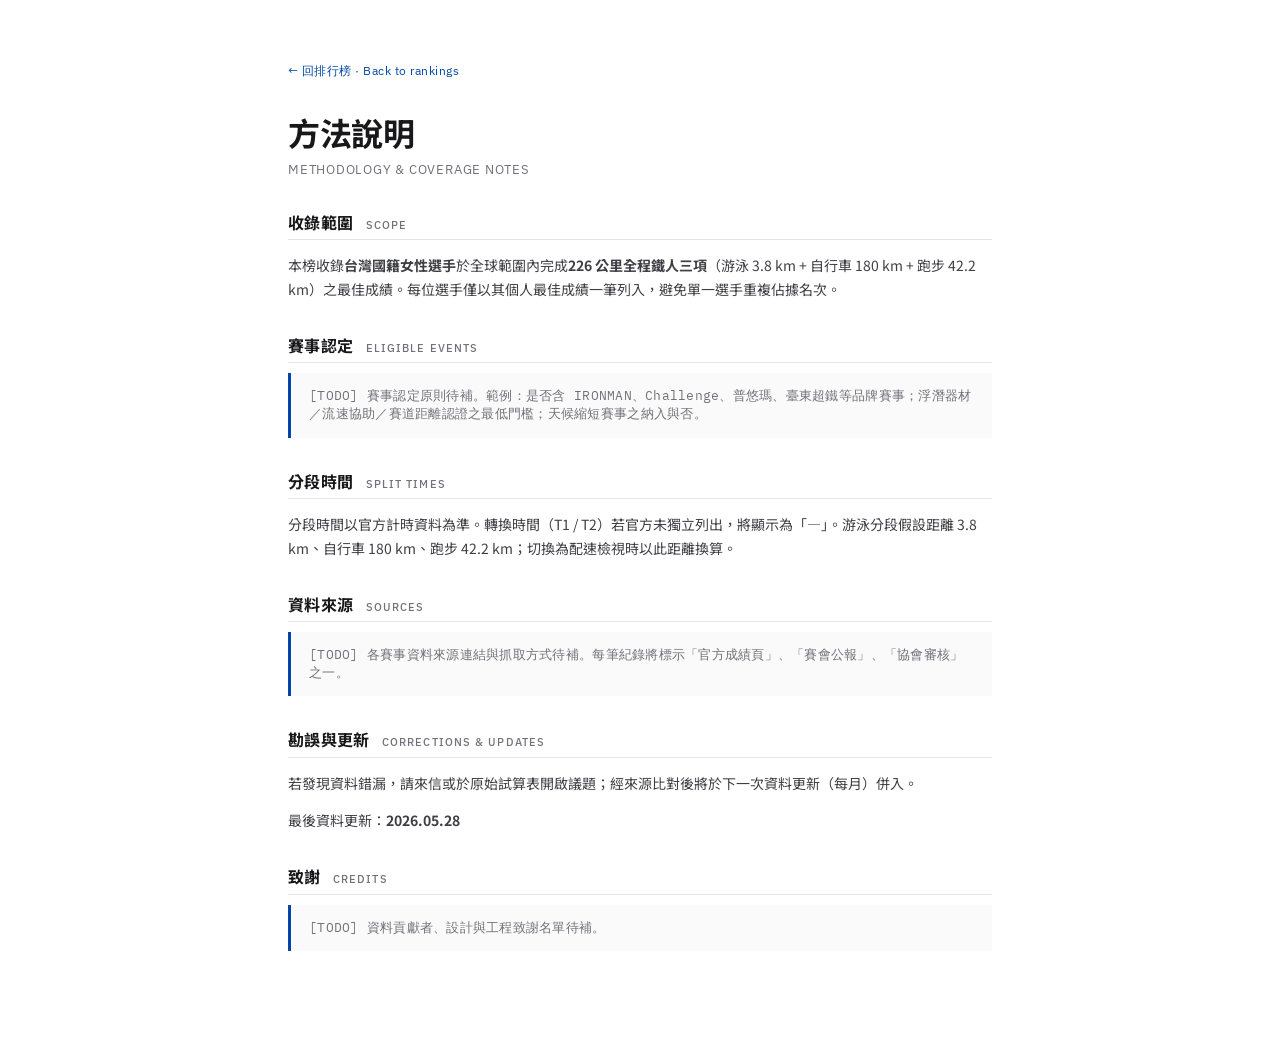
<file: about.html>
<!doctype html>
<html lang="zh-Hant-TW">
<head>
  <meta charset="utf-8" />
  <meta name="viewport" content="width=device-width, initial-scale=1" />
  <title>方法說明 · Methodology / 台灣女子226公里</title>
  <link rel="preconnect" href="https://fonts.googleapis.com" />
  <link rel="preconnect" href="https://fonts.gstatic.com" crossorigin />
  <link href="https://fonts.googleapis.com/css2?family=IBM+Plex+Sans:wght@400;500;600;700&family=IBM+Plex+Mono:wght@400;500;600&family=Noto+Sans+TC:wght@400;500;600;700&display=swap" rel="stylesheet" />
  <link rel="stylesheet" href="styles.css" />
</head>
<body style="background:#ffffff">
  <div class="about-wrap">
    <a href="index.html" class="about-back">← 回排行榜 · Back to rankings</a>

    <h1>方法說明</h1>
    <div class="about-en">Methodology &amp; Coverage Notes</div>

    <h2>收錄範圍 <span class="en">Scope</span></h2>
    <p>本榜收錄<strong>台灣國籍女性選手</strong>於全球範圍內完成<strong>226 公里全程鐵人三項</strong>（游泳 3.8 km + 自行車 180 km + 跑步 42.2 km）之最佳成績。每位選手僅以其個人最佳成績一筆列入，避免單一選手重複佔據名次。</p>

    <h2>賽事認定 <span class="en">Eligible Events</span></h2>
    <div class="stub">
      [TODO] 賽事認定原則待補。範例：是否含 IRONMAN、Challenge、普悠瑪、臺東超鐵等品牌賽事；浮潛器材／流速協助／賽道距離認證之最低門檻；天候縮短賽事之納入與否。
    </div>

    <h2>分段時間 <span class="en">Split Times</span></h2>
    <p>分段時間以官方計時資料為準。轉換時間（T1 / T2）若官方未獨立列出，將顯示為「—」。游泳分段假設距離 3.8 km、自行車 180 km、跑步 42.2 km；切換為配速檢視時以此距離換算。</p>

    <h2>資料來源 <span class="en">Sources</span></h2>
    <div class="stub">
      [TODO] 各賽事資料來源連結與抓取方式待補。每筆紀錄將標示「官方成績頁」、「賽會公報」、「協會審核」之一。
    </div>

    <h2>勘誤與更新 <span class="en">Corrections &amp; Updates</span></h2>
    <p>若發現資料錯漏，請來信或於原始試算表開啟議題；經來源比對後將於下一次資料更新（每月）併入。</p>
    <p>最後資料更新：<strong>2026.05.28</strong></p>

    <h2>致謝 <span class="en">Credits</span></h2>
    <div class="stub">
      [TODO] 資料貢獻者、設計與工程致謝名單待補。
    </div>
  </div>
</body>
</html>
</file>
<file: styles.css>
/* styles.css — editorial sports stats aesthetic */

:root {
  --ink:        #18181b;
  --ink-2:      #3f3f46;
  --muted:      #71717a;
  --mute-2:     #a1a1aa;
  --line:       #e4e4e7;
  --line-2:     #f4f4f5;
  --bg:         #ffffff;
  --bg-2:       #fafafa;
  --accent:     #0046A8;
  --accent-2:   #001E5C;
  --accent-3:   #3D6FBF;
  --accent-tint:#eaf0fa;
  --gold:       #C9A14B;
  --silver:     #9CA3AF;
  --bronze:     #A66A3A;
  --best:       #0046A8;

  --font-sans:  'IBM Plex Sans', 'Helvetica Neue', Helvetica, Arial, system-ui, sans-serif;
  --font-zh:    'Noto Sans TC', 'IBM Plex Sans', system-ui, sans-serif;
  --font-mono:  'IBM Plex Mono', 'Roboto Mono', 'Menlo', monospace;
}

* { box-sizing: border-box; }
html, body { margin: 0; padding: 0; }
body {
  font-family: var(--font-zh);
  color: var(--ink);
  background: var(--bg-2);
  -webkit-font-smoothing: antialiased;
  font-size: 14px;
  line-height: 1.4;
}

a { color: var(--accent); text-decoration: none; }
a:hover { text-decoration: underline; }

/* ============================================================ */
/* TOP HEADER                                                    */
/* ============================================================ */
.page-head {
  background: #ffffff;
  border-bottom: 1px solid var(--line);
  padding: 18px 28px 14px;
}
.page-head-row {
  display: flex;
  justify-content: space-between;
  align-items: flex-start;
  gap: 32px;
  max-width: 1700px;
  margin: 0 auto;
}
.page-head-id { display: flex; align-items: center; gap: 14px; }
.page-head-mark {
  width: 28px; height: 46px;
  display: flex; align-items: center; justify-content: center;
}
.page-head-titles h1 {
  margin: 0;
  font-family: var(--font-zh);
  font-size: 19px;
  font-weight: 700;
  letter-spacing: -0.01em;
  line-height: 1.25;
}
.page-head-en {
  font-family: var(--font-sans);
  font-size: 11px;
  color: var(--muted);
  letter-spacing: 0.04em;
  text-transform: uppercase;
  margin-top: 2px;
}
.page-head-meta {
  display: flex;
  gap: 32px;
  align-items: flex-end;
  flex-wrap: wrap;
}
.page-head-meta > div {
  display: flex;
  flex-direction: column;
  gap: 2px;
  text-align: right;
  align-items: flex-end;
}
.page-head-meta span {
  font-family: var(--font-sans);
  font-size: 10px;
  letter-spacing: 0.08em;
  text-transform: uppercase;
  color: var(--muted);
}
.page-head-meta strong {
  font-family: var(--font-mono);
  font-size: 14px;
  font-weight: 600;
  color: var(--ink);
  font-variant-numeric: tabular-nums;
}
.page-head-links a {
  font-family: var(--font-sans);
  font-size: 12px;
  letter-spacing: 0.04em;
  border-bottom: 1px solid var(--accent);
  padding-bottom: 2px;
}
.page-head-note {
  max-width: 1700px;
  margin: 10px auto 0;
  font-family: var(--font-sans);
  font-size: 11px;
  color: var(--muted);
  letter-spacing: 0.02em;
}
.page-head-note .dim { color: var(--mute-2); }

/* ============================================================ */
/* PAGE BODY + FOOTER (production page)                          */
/* ============================================================ */
.page-body {
  max-width: 1500px;
  margin: 0 auto;
  padding: 22px 28px 60px;
}
.vb-root.vb-page {
  background: transparent;
  padding: 0;
  display: block;
  height: auto;
}
.vb-page .ctl { margin-bottom: 18px; }

.page-foot {
  max-width: 1500px;
  margin: 0 auto;
  padding: 22px 28px 36px;
  display: flex;
  justify-content: space-between;
  align-items: center;
  font-family: var(--font-sans);
  font-size: 11px;
  letter-spacing: 0.04em;
  color: var(--muted);
  border-top: 1px solid var(--line);
  flex-wrap: wrap;
  gap: 12px;
}
.page-foot-links { display: flex; gap: 10px; align-items: center; }
.page-foot-links a { color: var(--ink-2); border-bottom: 1px solid var(--line); padding-bottom: 1px; }
.page-foot-links a:hover { color: var(--accent); border-color: var(--accent); text-decoration: none; }
.page-foot-links .dot { color: var(--mute-2); }

/* ============================================================ */
/* CONTROLS BAR (shared by variations)                           */
/* ============================================================ */
.ctl {
  display: flex;
  align-items: center;
  gap: 12px;
  padding: 14px 18px;
  border: 1px solid var(--line);
  border-radius: 2px;
  background: #fff;
  margin-bottom: 14px;
  flex-wrap: wrap;
}
.ctl-dense { padding: 10px 14px; gap: 10px; }
.ctl-search {
  position: relative;
  flex: 1 1 280px;
  min-width: 240px;
  display: flex; align-items: center;
  background: var(--bg-2);
  border: 1px solid var(--line);
  padding: 6px 10px;
  border-radius: 2px;
  color: var(--muted);
}
.ctl-search input {
  flex: 1; border: 0; background: transparent; outline: none;
  font-family: var(--font-zh);
  font-size: 13px;
  color: var(--ink);
  margin-left: 8px;
  min-width: 0;
}
.ctl-search input::placeholder { color: var(--mute-2); }
.ctl-clear {
  background: transparent; border: 0; cursor: pointer; color: var(--muted);
  font-size: 16px; padding: 0 4px; line-height: 1;
}
.ctl-group { display: flex; align-items: center; gap: 8px; }
.ctl-group label {
  font-family: var(--font-sans);
  font-size: 10px;
  letter-spacing: 0.1em;
  text-transform: uppercase;
  color: var(--muted);
}
.ctl-group select {
  font-family: var(--font-zh);
  font-size: 13px;
  background: #fff;
  border: 1px solid var(--line);
  padding: 6px 8px;
  border-radius: 2px;
  color: var(--ink);
  cursor: pointer;
  min-width: 140px;
}
.ctl-toggle {
  display: flex;
  border: 1px solid var(--line);
  border-radius: 2px;
  overflow: hidden;
}
.ctl-toggle button {
  font-family: var(--font-sans);
  font-size: 11px;
  letter-spacing: 0.06em;
  background: #fff;
  border: 0;
  padding: 7px 12px;
  cursor: pointer;
  color: var(--muted);
  white-space: nowrap;
}
.ctl-toggle button.on {
  background: var(--ink);
  color: #fff;
}

/* ============================================================ */
/* TABLE PRIMITIVES                                              */
/* ============================================================ */
.va-tbl, .vb-tbl {
  width: 100%;
  border-collapse: collapse;
  background: #fff;
  border: 1px solid var(--line);
  font-size: 14px;
}
.va-tbl-wrap, .vb-tbl-wrap { background: #fff; }
.va-tbl thead, .vb-tbl thead { background: var(--ink); }
.va-tbl thead th, .vb-tbl thead th {
  font-family: var(--font-sans);
  font-weight: 600;
  font-size: 11px;
  letter-spacing: 0.08em;
  text-transform: uppercase;
  color: #fff;
  padding: 12px 12px;
  border-right: 1px solid #27272a;
  vertical-align: bottom;
  white-space: nowrap;
}
.va-tbl thead th:last-child, .vb-tbl thead th:last-child { border-right: 0; }
.th-label { display: inline-flex; flex-direction: column; gap: 3px; }
.sort-th.sort-right .th-label { align-items: flex-end; }
.sort-th.sort-left  .th-label { align-items: flex-start; }
.th-zh { display: block; font-family: var(--font-zh); font-size: 13px; letter-spacing: 0.04em; text-transform: none; font-weight: 600; line-height: 1.1; }
.th-en { display: block; font-size: 10px; color: #d4d4d8; letter-spacing: 0.1em; line-height: 1.1; }
.sort-right { text-align: right; }
.sort-left { text-align: left; }
.sort-th { cursor: pointer; user-select: none; }
.sort-th:hover .sort-arrow { color: #fff; opacity: 1; }
.sort-th-inner { display: inline-flex; align-items: center; gap: 8px; }
.sort-th.sort-right .sort-th-inner { width: 100%; justify-content: flex-end; }
.sort-arrow { font-size: 11px; opacity: 0.55; font-family: var(--font-mono); color: #d4d4d8; }
.sort-th.is-active .sort-arrow { opacity: 1; color: #fff; }

.va-tbl tbody tr, .vb-tbl tbody tr {
  border-top: 1px solid var(--line);
  cursor: pointer;
  transition: background 0.08s ease;
}
.va-tbl tbody tr:hover, .vb-tbl tbody tr:hover { background: var(--accent-tint); }
.va-tbl tbody tr:nth-child(even), .vb-tbl tbody tr:nth-child(even) { background: var(--bg-2); }
.va-tbl tbody tr:nth-child(even):hover, .vb-tbl tbody tr:nth-child(even):hover { background: var(--accent-tint); }

.va-tbl td, .vb-tbl td { padding: 13px 12px; border-right: 1px solid var(--line-2); vertical-align: middle; }
.va-tbl td:last-child, .vb-tbl td:last-child { border-right: 0; }

.num {
  font-family: var(--font-mono);
  font-variant-numeric: tabular-nums;
  text-align: right;
  font-size: 14px;
}
.num.dim { color: var(--mute-2); }
.empty { color: var(--mute-2); }
.rank-cell { color: var(--muted); font-weight: 500; width: 54px; }
.name-cell { min-width: 200px; }
.name-cell-inner { display: flex; align-items: center; gap: 12px; }
.name-cell-text { min-width: 0; }
.name-zh { font-family: var(--font-zh); font-weight: 600; font-size: 16px; }
.name-en { font-family: var(--font-sans); font-size: 12px; color: var(--muted); letter-spacing: 0.02em; margin-top: 2px; }
.flag-pill {
  font-family: var(--font-mono);
  font-size: 11px;
  letter-spacing: 0.06em;
  background: var(--bg-2);
  border: 1px solid var(--line);
  color: var(--ink-2);
  padding: 2px 6px;
  border-radius: 2px;
  display: inline-block;
}
.flag-pill.sm { font-size: 10px; padding: 1px 5px; margin-left: 6px; }
.race-cell { min-width: 170px; }
.race-zh { font-family: var(--font-zh); font-weight: 500; font-size: 14px; }
.race-en { font-family: var(--font-sans); font-size: 11px; color: var(--muted); letter-spacing: 0.04em; margin-top: 2px; }
.race-year { font-family: var(--font-mono); font-size: 12px; color: var(--muted); margin-left: 6px; }
.total-cell { font-weight: 600; color: var(--ink); }
.best {
  font-weight: 700 !important;
  background: #f0f0f0;
  border-radius: 4px;
  padding: 2px 6px;
  position: relative;
}
.best::before { content: ""; margin: 0; } /* 移除原本的藍點 */
.empty-row { text-align: center; padding: 40px; color: var(--muted); }

/* ============================================================ */
/* VARIATION A — headers / footers                               */
/* ============================================================ */
.va-root, .vb-root, .vc-root {
  padding: 22px 24px;
  background: var(--bg-2);
  height: 100%;
  display: flex;
  flex-direction: column;
}
.va-head, .vb-head, .vc-head { margin-bottom: 14px; }
.va-eyebrow, .vb-eyebrow, .vc-eyebrow {
  font-family: var(--font-sans);
  font-size: 10px;
  letter-spacing: 0.14em;
  text-transform: uppercase;
  color: var(--accent);
  margin-bottom: 4px;
  font-weight: 600;
}
.va-title, .vb-title, .vc-title {
  font-family: var(--font-zh);
  font-size: 22px;
  font-weight: 700;
  margin: 0;
  letter-spacing: -0.01em;
}
.va-sub, .vb-sub, .vc-sub {
  font-family: var(--font-zh);
  font-size: 12px;
  color: var(--muted);
  margin: 4px 0 0;
}
.va-foot, .vb-foot, .vc-foot {
  display: flex;
  justify-content: space-between;
  padding: 10px 4px 0;
  font-family: var(--font-sans);
  font-size: 10px;
  letter-spacing: 0.04em;
  color: var(--muted);
}

/* ============================================================ */
/* PORTRAIT (avatar) — used in podium, table, mobile card, modal */
/* ============================================================ */
.portrait {
  border: 1px solid var(--line);
  overflow: hidden;
  background: #fafafa;
  flex-shrink: 0;
  display: block;
}
.portrait img {
  width: 100%;
  height: 100%;
  object-fit: cover !important;
  object-position: top center !important; /* 聚焦頭部 */
  display: block;
}
.portrait svg { width: 100%; height: 100%; display: block; }
.portrait-sm { width: 36px;  height: 36px;  border-radius: 50%; }
.portrait-md { width: 44px;  height: 44px;  border-radius: 50%; }
.portrait-lg { width: 96px;  height: 96px; } /* 前三名放大：72 → 96 */
.portrait-xl { width: 120px; height: 120px; }
/* Modal 個人頁：全圖不裁切 */
.am-head .portrait-xl img {
  object-fit: contain;
  object-position: center center;
  background: var(--bg-2);
}

/* ============================================================ */
/* VARIATION B — podium cards                                    */
/* ============================================================ */
.vb-podium {
  display: grid;
  grid-template-columns: 1fr 1.15fr 1fr;
  gap: 12px;
  margin-bottom: 14px;
}
.vb-pod {
  text-align: left;
  background: #fff;
  border: 1px solid var(--line);
  border-top: 4px solid var(--silver);
  padding: 16px 18px 14px;
  cursor: pointer;
  transition: transform 0.12s ease, box-shadow 0.12s ease;
  font-family: inherit;
  color: inherit;
}
.vb-pod:hover { transform: translateY(-2px); box-shadow: 0 6px 24px rgba(0,30,92,0.08); }
.vb-pod-1 { border-top-color: var(--gold); }
.vb-pod-2 { border-top-color: var(--silver); }
.vb-pod-3 { border-top-color: var(--bronze); }
.vb-pod-top {
  display: flex;
  flex-direction: row;         /* 橫排：照片左、文字右 */
  align-items: flex-start;
  gap: 14px;
  margin-bottom: 10px;
}
/* 右側文字區塊 */
.vb-pod-top-info {
  display: flex;
  flex-direction: column;
  justify-content: flex-start;
  flex: 1;
  min-width: 0;
}
/* rank 標記移到照片右上角 */
.vb-pod-rank {
  font-size: 28px;
  line-height: 1;
  margin-bottom: 4px;
}
.vb-pod-name-zh { font-family: var(--font-zh); font-weight: 700; font-size: 22px; letter-spacing: -0.01em; }
.vb-pod-name-en { font-family: var(--font-sans); font-size: 11px; color: var(--muted); letter-spacing: 0.05em; text-transform: uppercase; margin-top: 2px; }
.vb-pod-time {
  font-family: var(--font-mono);
  font-size: 22px;
  font-weight: 600;
  margin: 8px 0 2px;
  letter-spacing: -0.02em;
  font-variant-numeric: tabular-nums;
}
.vb-pod-meta { font-family: var(--font-sans); font-size: 11px; color: var(--muted); letter-spacing: 0.03em; }
.vb-pod-meta .dot { margin: 0 6px; }
.vb-pod-splits {
  display: grid;
  grid-template-columns: 1fr 1fr 1fr;
  margin: 14px 0 0;
  padding-top: 10px;
  border-top: 1px solid var(--line);
}
.vb-pod-splits div { display: flex; flex-direction: column; gap: 2px; }
.vb-pod-splits dt {
  font-family: var(--font-sans);
  font-size: 10px;
  letter-spacing: 0.14em;
  color: var(--muted);
  text-transform: uppercase;
  font-weight: 600;
}
.vb-pod-splits dd {
  margin: 0;
  font-family: var(--font-mono);
  font-size: 13px;
  font-variant-numeric: tabular-nums;
}
.vb-pod-best {
  display: inline-block;
  color: var(--accent);
  font-size: 8px;
  vertical-align: middle;
  margin-left: 4px;
  line-height: 1;
}
.vb-pod-time .vb-pod-best {
  font-size: 10px;
  margin-left: 6px;
  vertical-align: super;
}

/* ============================================================ */
/* VARIATION C — split bars                                      */
/* ============================================================ */
.vc-legend {
  display: flex;
  gap: 16px;
  align-items: center;
  padding: 10px 12px;
  border: 1px solid var(--line);
  background: #fff;
  margin-bottom: 8px;
  font-family: var(--font-sans);
  font-size: 11px;
  color: var(--ink-2);
  letter-spacing: 0.03em;
}
.vc-legend i {
  display: inline-block;
  width: 12px; height: 8px;
  margin-right: 6px;
  vertical-align: middle;
}
.vc-legend-spacer { flex: 1; }
.vc-legend-axis { color: var(--muted); font-size: 10px; }

.vc-row {
  display: grid;
  grid-template-columns: 52px 1.05fr 1.1fr 2.6fr 130px;
  align-items: center;
  gap: 14px;
  padding: 14px 14px;
  background: #fff;
  border: 1px solid var(--line);
  border-top: 0;
  cursor: pointer;
  transition: background 0.08s ease;
}
.vc-row:hover { background: var(--accent-tint); }
.vc-list { list-style: none; padding: 0; margin: 0; }
.vc-row-head {
  background: var(--ink);
  color: #fff;
  font-family: var(--font-sans);
  font-size: 10px;
  text-transform: uppercase;
  letter-spacing: 0.1em;
  padding: 10px 14px;
  cursor: default;
}
.vc-row-head:hover { background: var(--ink); }
.vc-h-rank { font-family: var(--font-mono); font-variant-numeric: tabular-nums; }
.vc-h-total { font-family: var(--font-mono); font-variant-numeric: tabular-nums; text-align: right; font-size: 16px; font-weight: 600; }
.vc-row-head .vc-h-total { font-size: 10px; font-weight: 600; }
.vc-row .vc-h-name .name-zh { font-size: 15px; }
.vc-row .vc-h-race { color: var(--ink-2); }
.vc-bar-track {
  background: var(--bg-2);
  border: 1px solid var(--line);
  height: 18px;
  position: relative;
  overflow: hidden;
}
.vc-bar-fill { display: flex; height: 100%; }
.vc-bar-seg { height: 100%; }
.vc-bar-times {
  display: flex;
  gap: 14px;
  font-family: var(--font-mono);
  font-size: 11px;
  color: var(--ink-2);
  margin-top: 5px;
  font-variant-numeric: tabular-nums;
}
.vc-bar-times .best { color: var(--accent); font-weight: 700; }
.vc-bar-times .best::before { content: ""; margin: 0; }

/* ============================================================ */
/* MODAL                                                         */
/* ============================================================ */
.am-backdrop {
  position: fixed; inset: 0;
  background: rgba(10, 12, 20, 0.5);
  z-index: 9000;
  display: flex; align-items: center; justify-content: center;
  padding: 24px;
  animation: am-fade-in 0.15s ease;
}
@keyframes am-fade-in { from { opacity: 0; } to { opacity: 1; } }
.am-sheet {
  background: #fff;
  width: min(900px, 100%);
  max-height: calc(100vh - 48px);
  overflow-y: auto;
  border: 1px solid var(--line);
  position: relative;
  font-family: var(--font-zh);
  animation: am-rise 0.18s cubic-bezier(0.2, 0.7, 0.2, 1);
}
@keyframes am-rise { from { transform: translateY(12px); opacity: 0; } to { transform: translateY(0); opacity: 1; } }
.am-close {
  position: absolute; top: 10px; right: 14px;
  width: 32px; height: 32px;
  background: transparent; border: 0; cursor: pointer;
  font-size: 24px; line-height: 1; color: var(--muted);
}
.am-close:hover { color: var(--ink); }
.am-head {
  display: grid;
  grid-template-columns: 72px 120px 1fr 220px;
  gap: 22px;
  padding: 28px 28px 22px;
  border-bottom: 1px solid var(--line);
  align-items: start;
}
.am-rank { display: flex; flex-direction: column; align-items: flex-start; }
.am-rank-num {
  font-family: var(--font-mono);
  font-size: 44px;
  font-weight: 600;
  line-height: 1;
  color: var(--accent);
  letter-spacing: -0.02em;
}
.am-rank-label {
  font-family: var(--font-sans);
  font-size: 9px;
  letter-spacing: 0.14em;
  text-transform: uppercase;
  color: var(--muted);
  margin-top: 8px;
  line-height: 1.4;
}
.am-portrait {
  width: 120px; height: 120px;
  border: 1px solid var(--line);
  overflow: hidden;
}
.am-id { padding-top: 4px; }
.am-name-zh { font-family: var(--font-zh); font-size: 28px; font-weight: 700; letter-spacing: -0.01em; line-height: 1.15; }
.am-name-en { font-family: var(--font-sans); font-size: 12px; color: var(--muted); letter-spacing: 0.06em; text-transform: uppercase; margin-top: 4px; }
.am-nat { color: var(--ink-2); font-weight: 600; }
.am-notes { display: inline-block; margin-top: 8px; padding: 2px 7px; border: 1px solid var(--line); background: var(--bg-2); font-size: 10px; letter-spacing: 0.05em; color: var(--ink-2); font-family: var(--font-sans); }
.am-bio { margin: 10px 0 0; font-size: 13px; color: var(--ink-2); max-width: 36em; line-height: 1.55; }
.am-bio-empty { color: var(--mute-2); font-style: italic; }
.am-total { text-align: right; }
.am-total-label { font-family: var(--font-sans); font-size: 9px; letter-spacing: 0.14em; text-transform: uppercase; color: var(--muted); }
.am-total-time {
  font-family: var(--font-mono);
  font-size: 36px;
  font-weight: 600;
  letter-spacing: -0.02em;
  margin: 4px 0 4px;
  font-variant-numeric: tabular-nums;
  color: var(--ink);
}
.am-total-meta { font-family: var(--font-sans); font-size: 12px; color: var(--ink-2); letter-spacing: 0.02em; }
.am-total-meta .am-dot { margin: 0 6px; color: var(--mute-2); }

.am-section { padding: 22px 28px; border-bottom: 1px solid var(--line); }
.am-section-head {
  display: flex; justify-content: space-between; align-items: baseline;
  margin-bottom: 14px;
}
.am-section-zh {
  font-family: var(--font-sans); font-size: 11px; letter-spacing: 0.12em;
  text-transform: uppercase; color: var(--ink); font-weight: 600;
}
.am-section-en { font-family: var(--font-sans); font-size: 10px; color: var(--muted); letter-spacing: 0.04em; }
.am-bar-wrap {
  display: flex; height: 32px;
  border: 1px solid var(--line);
  overflow: hidden;
}
.am-bar-seg {
  position: relative;
  display: flex; align-items: center; justify-content: center;
  color: rgba(255,255,255,0.9);
  font-family: var(--font-sans);
  font-size: 10px;
  letter-spacing: 0.1em;
  text-transform: uppercase;
}
.am-bar-label { white-space: nowrap; }
.am-splits-grid {
  display: grid;
  grid-template-columns: repeat(5, 1fr);
  margin-top: 14px;
  border: 1px solid var(--line);
}
.am-split {
  padding: 10px 12px;
  border-right: 1px solid var(--line);
  display: flex;
  flex-direction: column;
  gap: 4px;
  position: relative;
}
.am-split:last-child { border-right: 0; }
.am-split-empty { background: var(--bg-2); color: var(--mute-2); }
.am-split-dot { width: 18px; height: 4px; }
.am-split-key { display: flex; flex-direction: column; }
.am-split-zh { font-family: var(--font-zh); font-size: 12px; font-weight: 600; color: var(--ink); }
.am-split-en { font-family: var(--font-sans); font-size: 9px; color: var(--muted); letter-spacing: 0.06em; text-transform: uppercase; }
.am-split-time { font-family: var(--font-mono); font-size: 15px; font-variant-numeric: tabular-nums; margin-top: 4px; }
.am-split-pace { font-family: var(--font-mono); font-size: 11px; color: var(--muted); font-variant-numeric: tabular-nums; }

.am-meta-grid { display: grid; grid-template-columns: repeat(2, 1fr); gap: 12px 24px; margin: 0; }
.am-meta-grid > div { display: flex; flex-direction: column; gap: 4px; padding-bottom: 8px; border-bottom: 1px dashed var(--line); }
.am-meta-grid dt { font-family: var(--font-sans); font-size: 10px; letter-spacing: 0.12em; text-transform: uppercase; color: var(--muted); }
.am-meta-grid dd { margin: 0; font-family: var(--font-zh); font-size: 13px; }
.am-sub { font-family: var(--font-sans); font-size: 10px; color: var(--muted); letter-spacing: 0.04em; margin-left: 4px; }

.am-foot {
  display: flex; justify-content: space-between;
  padding: 12px 28px;
  background: var(--bg-2);
  font-family: var(--font-sans);
  font-size: 10px;
  color: var(--muted);
  letter-spacing: 0.04em;
}

/* ============================================================ */
/* ABOUT PAGE                                                    */
/* ============================================================ */
.about-wrap {
  max-width: 760px;
  margin: 0 auto;
  padding: 60px 28px 80px;
  font-family: var(--font-zh);
}
.about-wrap h1 {
  font-size: 32px;
  font-weight: 700;
  margin: 0 0 6px;
  letter-spacing: -0.01em;
}
.about-wrap .about-en {
  font-family: var(--font-sans);
  font-size: 13px;
  color: var(--muted);
  letter-spacing: 0.06em;
  text-transform: uppercase;
  margin-bottom: 30px;
}
.about-wrap h2 {
  font-size: 16px;
  font-weight: 700;
  margin: 32px 0 10px;
  padding-bottom: 6px;
  border-bottom: 1px solid var(--line);
  letter-spacing: 0.02em;
}
.about-wrap h2 .en {
  font-family: var(--font-sans);
  font-size: 11px;
  color: var(--muted);
  letter-spacing: 0.1em;
  text-transform: uppercase;
  margin-left: 8px;
  font-weight: 500;
}
.about-wrap p, .about-wrap li { font-size: 14px; line-height: 1.7; color: var(--ink-2); }
.about-wrap .stub {
  background: var(--bg-2);
  border-left: 3px solid var(--accent);
  padding: 14px 18px;
  font-size: 13px;
  color: var(--muted);
  font-family: var(--font-mono);
  margin: 8px 0;
  letter-spacing: 0.02em;
}
.about-back {
  display: inline-block;
  margin-bottom: 30px;
  font-family: var(--font-sans);
  font-size: 12px;
  letter-spacing: 0.04em;
}

/* ============================================================ */
/* STATS BANNER — overview strip above the search bar            */
/* ============================================================ */
.page-banner {
  display: grid;
  grid-template-columns: 1.3fr 1fr 1fr 1fr;
  background: #fff;
  border: 1px solid var(--line);
  margin-bottom: 18px;
  overflow: hidden;
}
.page-banner-cell {
  padding: 18px 22px;
  border-right: 1px solid var(--line);
  display: flex;
  flex-direction: column;
  gap: 6px;
  background: transparent;
  text-align: left;
  font-family: inherit;
  color: inherit;
}
.page-banner-cell:last-child { border-right: 0; }
.page-banner-cell-clickable {
  cursor: pointer;
  border: 0;
  border-right: 1px solid var(--line);
  transition: background 0.1s ease;
}
.page-banner-cell-clickable:hover { background: var(--accent-tint); }
.page-banner-label {
  font-family: var(--font-sans);
  font-size: 10px;
  letter-spacing: 0.1em;
  text-transform: uppercase;
  color: var(--muted);
  font-weight: 600;
}
.page-banner-value {
  font-family: var(--font-mono);
  font-size: 28px;
  font-weight: 600;
  color: var(--ink);
  letter-spacing: -0.01em;
  font-variant-numeric: tabular-nums;
  line-height: 1.1;
}
.page-banner-value-accent { color: var(--accent); }
.page-banner-dash { color: var(--mute-2); margin: 0 4px; }
.page-banner-unit {
  font-size: 16px;
  font-weight: 500;
  color: var(--muted);
  margin-left: 4px;
}
.page-banner-sub {
  font-family: var(--font-sans);
  font-size: 11px;
  color: var(--muted);
  letter-spacing: 0.02em;
}

/* ============================================================ */
/* BOOT STATE — loading / error before CSV is ready              */
/* ============================================================ */
.boot-state {
  max-width: 560px;
  margin: 80px auto;
  padding: 32px;
  background: #fff;
  border: 1px solid var(--line);
  text-align: center;
}
.boot-state-zh {
  font-family: var(--font-zh);
  font-size: 16px;
  font-weight: 600;
  color: var(--ink);
}
.boot-state-en {
  font-family: var(--font-sans);
  font-size: 11px;
  letter-spacing: 0.1em;
  text-transform: uppercase;
  color: var(--muted);
  margin-top: 4px;
}
.boot-state-error {
  border-left: 3px solid #b91c1c;
  text-align: left;
}
.boot-state-trace {
  margin-top: 12px;
  padding: 10px 12px;
  background: var(--bg-2);
  border: 1px solid var(--line);
  font-family: var(--font-mono);
  font-size: 12px;
  color: #7f1d1d;
  white-space: pre-wrap;
  word-break: break-word;
}
.boot-state-hint {
  margin-top: 14px;
  font-family: var(--font-zh);
  font-size: 13px;
  color: var(--ink-2);
  line-height: 1.6;
}
.boot-state-hint code {
  font-family: var(--font-mono);
  background: var(--bg-2);
  padding: 2px 6px;
  border: 1px solid var(--line);
  border-radius: 2px;
  font-size: 12px;
}

/* ============================================================ */
/* MOBILE CARD LIST — hidden on desktop, shown on mobile          */
/* ============================================================ */
.vb-cards { display: none; }

/* ============================================================ */
/* RESPONSIVE — tablet (≤ 1024px) + mobile (≤ 700px)             */
/* ============================================================ */

/* Tablet & below: header stacks, stats banner becomes 2-col */
@media (max-width: 1024px) {
  .page-head { padding: 16px 20px 12px; }
  .page-head-row {
    flex-direction: column;
    align-items: flex-start;
    gap: 14px;
  }
  .page-head-meta {
    gap: 24px;
    width: 100%;
    flex-wrap: wrap;
  }
  .page-head-titles h1 { font-size: 17px; }
  .page-head-en { font-size: 10px; }

  .page-body { padding: 18px 20px 40px; }

  .page-banner { grid-template-columns: 1fr 1fr; }
  .page-banner-cell { border-bottom: 1px solid var(--line); }
  .page-banner-cell:nth-child(2n) { border-right: 0; }
  .page-banner-cell:nth-last-child(-n+2) { border-bottom: 0; }
}

/* Mobile: everything stacks, table T1/T2 hidden, controls wrap */
@media (max-width: 700px) {
  body { font-size: 13px; }

  .page-head { padding: 14px 14px 10px; }
  .page-head-titles h1 { font-size: 15px; line-height: 1.3; }
  .page-head-en { font-size: 9px; letter-spacing: 0.03em; }
  .page-head-meta { gap: 14px 18px; }
  .page-head-meta strong { font-size: 13px; }
  .page-head-note { font-size: 10px; }

  .page-body { padding: 14px 12px 32px; }

  /* Stats banner: 4 → 1 column */
  .page-banner { grid-template-columns: 1fr; }
  .page-banner-cell {
    border-right: 0;
    border-bottom: 1px solid var(--line);
    padding: 14px 16px;
  }
  .page-banner-cell:last-child { border-bottom: 0; }
  .page-banner-value { font-size: 24px; }
  .page-banner-unit { font-size: 14px; }

  /* Podium: 3 → 1 column stacked */
  .vb-podium {
    grid-template-columns: 1fr;
    gap: 10px;
  }
  .vb-pod { padding: 14px 16px 12px; }
  .vb-pod-name-zh { font-size: 20px; }
  .vb-pod-time { font-size: 26px; margin: 10px 0 4px; }

  /* Controls bar: search full-width, filters wrap to 2-up */
  .ctl {
    padding: 12px 12px;
    gap: 10px;
  }
  .ctl-search {
    flex: 1 1 100%;
    min-width: 100%;
  }
  .ctl-group {
    flex: 1 1 calc(50% - 6px);
  }
  .ctl-group select {
    flex: 1;
    width: 100%;
    min-width: 0;
  }
  .ctl-toggle {
    flex: 1 1 100%;
  }
  .ctl-toggle button { flex: 1; text-align: center; }

  /* Table → card list */
  .vb-tbl-wrap { display: none; }
  .vb-cards {
    display: block;
    list-style: none;
    padding: 0;
    margin: 0;
  }
  .vb-card {
    background: #fff;
    border: 1px solid var(--line);
    padding: 14px 14px 12px;
    margin-bottom: 10px;
    cursor: pointer;
    transition: background 0.1s ease;
  }
  .vb-card:active { background: var(--accent-tint); }
  .vb-card-head {
    display: grid;
    grid-template-columns: auto 1fr auto;
    gap: 12px;
    align-items: start;
  }
  .vb-card-left {
    display: flex;
    flex-direction: column;
    align-items: flex-start;
    gap: 8px;
  }
  .vb-card-rank {
    font-family: var(--font-mono);
    font-variant-numeric: tabular-nums;
    font-size: 16px;
    color: var(--muted);
    font-weight: 500;
    padding-top: 1px;
    min-width: 28px;
  }
  .vb-card-id { min-width: 0; }
  .vb-card-name {
    font-family: var(--font-zh);
    font-weight: 700;
    font-size: 17px;
    color: var(--ink);
    line-height: 1.2;
    display: flex;
    align-items: center;
    gap: 6px;
    flex-wrap: wrap;
  }
  .vb-card-name-en {
    font-family: var(--font-sans);
    font-size: 11px;
    color: var(--muted);
    letter-spacing: 0.04em;
    margin-top: 3px;
  }
  .vb-card-race {
    margin-top: 5px;
    font-family: var(--font-zh);
    font-size: 12px;
    color: var(--ink-2);
  }
  .vb-card-race-sep { color: var(--mute-2); margin: 0 5px; }
  .vb-card-total { text-align: right; min-width: 0; }
  .vb-card-total-time {
    font-family: var(--font-mono);
    font-size: 19px;
    font-weight: 600;
    color: var(--ink);
    font-variant-numeric: tabular-nums;
    letter-spacing: -0.01em;
    line-height: 1.1;
  }
  .vb-card-total-time.best { background: #f0f0f0; border-radius: 4px; padding: 2px 6px; }
  .vb-card-total-label {
    font-family: var(--font-sans);
    font-size: 9px;
    letter-spacing: 0.12em;
    text-transform: uppercase;
    color: var(--muted);
    margin-top: 3px;
  }
  .vb-card-splits {
    display: grid;
    grid-template-columns: 1fr 1fr 1fr;
    margin-top: 12px;
    padding-top: 10px;
    border-top: 1px solid var(--line);
    gap: 6px;
  }
  .vb-card-split { display: flex; flex-direction: column; gap: 3px; }
  .vb-card-split-label {
    font-family: var(--font-sans);
    font-size: 9px;
    letter-spacing: 0.14em;
    text-transform: uppercase;
    color: var(--muted);
    font-weight: 600;
  }
  .vb-card-split-time {
    font-family: var(--font-mono);
    font-size: 14px;
    color: var(--ink);
    font-variant-numeric: tabular-nums;
  }
  .vb-card-split-time.best { font-weight: 700; background: #f0f0f0; border-radius: 4px; padding: 2px 4px; }
  .vb-card-empty {
    text-align: center;
    color: var(--muted);
    padding: 40px 14px;
    font-size: 13px;
  }

  /* Footer */
  .page-foot {
    padding: 16px 14px 24px;
    font-size: 10px;
    flex-direction: column;
    align-items: flex-start;
    gap: 8px;
    text-align: left;
  }

  /* Modal: stack header, splits grid 5 → 2 cols, meta 2 → 1 col */
  .am-backdrop { padding: 12px; }
  .am-head {
    grid-template-columns: 1fr;
    gap: 14px;
    padding: 20px 18px 18px;
  }
  .am-portrait { width: 96px; height: 96px; }
  .am-name-zh { font-size: 22px; }
  .am-total { text-align: left; }
  .am-total-time { font-size: 28px; }
  .am-section { padding: 18px; }
  .am-splits-grid { grid-template-columns: 1fr 1fr; }
  .am-split { border-right: 0; border-bottom: 1px solid var(--line); }
  .am-split:nth-child(2n) { border-right: 0; }
  .am-split:nth-last-child(-n+1) { border-bottom: 0; }
  .am-meta-grid { grid-template-columns: 1fr; }
  .am-foot { padding: 12px 18px; flex-direction: column; gap: 4px; align-items: flex-start; }
}

/* ============================================================ */
/* HERO BANNER — 女力 / Female Power                              */
/* 結構：外層滿版 100vw + 內層 1390px 安全顯示區                  */
/* 上傳實際圖片時：把 .hero-banner-inner 的 background 改成圖片 URL */
/* 兩邊延伸色由 .hero-banner 的 background-color 控制              */
/* ============================================================ */
.hero-banner {
  position: relative;
  width: 100%;
  height: 420px;
  background-color: #f3f2f2;  /* ← 兩側滿版延伸色 */
  overflow: hidden;
}

/* 內層 1390px 安全區（主視覺顯示區）*/
.hero-banner-inner {
  position: relative;
  width: 100%;
  max-width: 1390px;
  height: 100%;
  margin: 0 auto;
  overflow: hidden;
}

/* 圖片背景層（圖片 URL 由 JSX 端 inline style 控制） */
.hero-banner-bg {
  position: absolute;
  inset: 0;
  background-position: center center;
  background-size: cover;
  background-repeat: no-repeat;
  /* 沒輪播時的 fallback */
  background-image: url('images/banner-female-power.png');
}

/* 圖片版本不需要文字遮罩 + 紋理（圖片已自帶設計）→ 全部隱藏 */
.hero-banner-inner::before,
.hero-banner-inner::after { display: none; }

/* 圖片已自帶 TAIWAN WOMEN TRIATHLON / 女力 / 標語，前端文字疊層暫時隱藏 */
.hero-banner-content { display: none; }

.hero-banner-content {
  position: relative;
  z-index: 3;  /* 文字層在遮罩 + 紋理之上 */
  display: flex;
  flex-direction: column;
  align-items: center;
  justify-content: center;
  height: 100%;
  text-align: center;
  padding: 30px 20px;
  color: #ffffff;
  animation: hero-fade-up 1s cubic-bezier(0.2, 0.7, 0.2, 1);
}

@keyframes hero-fade-up {
  from { opacity: 0; transform: translateY(16px); }
  to   { opacity: 1; transform: translateY(0); }
}

.hero-banner-en {
  font-family: var(--font-sans);
  font-size: 12px;
  letter-spacing: 0.32em;
  text-transform: uppercase;
  color: rgba(255, 255, 255, 0.85);
  font-weight: 600;
  margin-bottom: 14px;
  text-shadow: 0 1px 2px rgba(0, 0, 0, 0.4);
  animation: hero-en-slide 1.2s 0.2s both cubic-bezier(0.2, 0.7, 0.2, 1);
}

@keyframes hero-en-slide {
  from { opacity: 0; letter-spacing: 0.5em; }
  to   { opacity: 1; letter-spacing: 0.32em; }
}

.hero-banner-title {
  font-family: var(--font-zh);
  font-size: 72px;
  font-weight: 800;
  letter-spacing: 0.12em;
  color: #ffffff;
  margin: 0;
  line-height: 1;
  text-shadow: 0 2px 12px rgba(0, 0, 0, 0.5);  /* 文字陰影加強可讀性 */
  animation: hero-title-pop 1s 0.3s both cubic-bezier(0.2, 0.7, 0.2, 1);
  transition: transform 0.35s ease, letter-spacing 0.35s ease;
  cursor: default;
}

@keyframes hero-title-pop {
  from { opacity: 0; transform: scale(0.92); }
  to   { opacity: 1; transform: scale(1); }
}

.hero-banner-title:hover {
  transform: scale(1.04);
  letter-spacing: 0.18em;
}

.hero-banner-hint {
  margin-top: 22px;
  font-family: var(--font-mono);
  font-size: 10px;
  letter-spacing: 0.1em;
  color: rgba(255, 255, 255, 0.65);
  animation: hero-hint-fade 1.4s 0.6s both ease-out;
}

@keyframes hero-hint-fade {
  from { opacity: 0; }
  to   { opacity: 1; }
}

/* ============================================================ */
/* HERO CAROUSEL — 多張 banner 輪播                              */
/* ============================================================ */

/* 每張 slide 疊在同個位置，靠 opacity fade 切換 */
.hero-carousel-slide {
  position: absolute;
  inset: 0;
  opacity: 0;
  pointer-events: none;
  transition: opacity 0.6s ease;
  z-index: 1;
}
.hero-carousel-slide.is-active {
  opacity: 1;
  pointer-events: auto;
  z-index: 2;
}
.hero-carousel-slide-link {
  position: absolute;
  inset: 0;
  text-decoration: none;
  color: inherit;
  cursor: pointer;
}

/* 文字 overlay（淺漸層底，文字白色） */
.hero-carousel-caption {
  position: absolute;
  left: 0;
  right: 0;
  bottom: 0;
  padding: 28px 40px 56px;
  background: linear-gradient(180deg, transparent 0%, rgba(0, 0, 0, 0.35) 80%);
  z-index: 3;
  pointer-events: none;
  color: #fff;
}
.hero-carousel-title {
  font-family: var(--font-zh);
  font-weight: 700;
  font-size: 28px;
  letter-spacing: 0.06em;
  line-height: 1.2;
  text-shadow: 0 2px 8px rgba(0, 0, 0, 0.5);
}
.hero-carousel-subtitle {
  margin-top: 6px;
  font-family: var(--font-sans);
  font-size: 12px;
  letter-spacing: 0.18em;
  text-transform: uppercase;
  color: rgba(255, 255, 255, 0.85);
  text-shadow: 0 1px 4px rgba(0, 0, 0, 0.4);
}

/* 左右箭頭 */
.hero-carousel-arrow {
  position: absolute;
  top: 50%;
  transform: translateY(-50%);
  width: 44px;
  height: 44px;
  border-radius: 22px;
  background: rgba(255, 255, 255, 0.7);
  border: 0;
  color: #18181b;
  font-size: 28px;
  line-height: 0;
  cursor: pointer;
  z-index: 4;
  display: flex;
  align-items: center;
  justify-content: center;
  transition: background 0.15s, transform 0.15s;
  opacity: 0;
  pointer-events: none;
}
.hero-carousel:hover .hero-carousel-arrow,
.hero-carousel-arrow:focus-visible {
  opacity: 1;
  pointer-events: auto;
}
.hero-carousel-arrow:hover { background: #fff; }
.hero-carousel-arrow:active { transform: translateY(-50%) scale(0.95); }
.hero-carousel-prev { left: 24px; }
.hero-carousel-next { right: 24px; }

/* 底部 dots */
.hero-carousel-dots {
  position: absolute;
  left: 0;
  right: 0;
  bottom: 20px;
  display: flex;
  justify-content: center;
  gap: 8px;
  z-index: 4;
}
.hero-carousel-dot {
  width: 8px;
  height: 8px;
  border-radius: 4px;
  background: rgba(255, 255, 255, 0.45);
  border: 0;
  cursor: pointer;
  padding: 0;
  transition: background 0.15s, width 0.2s;
}
.hero-carousel-dot:hover { background: rgba(255, 255, 255, 0.75); }
.hero-carousel-dot.is-active {
  background: #fff;
  width: 24px;
}

/* 響應式：高度按比例縮小（保持圖片視覺完整） */
@media (max-width: 1024px) {
  .hero-banner { height: 280px; }
  .hero-carousel-caption { padding: 18px 24px 42px; }
  .hero-carousel-title { font-size: 22px; }
  .hero-carousel-arrow { width: 36px; height: 36px; font-size: 22px; opacity: 1; pointer-events: auto; }
  .hero-carousel-prev { left: 12px; }
  .hero-carousel-next { right: 12px; }
}

@media (max-width: 700px) {
  .hero-banner { height: 180px; }
  .hero-carousel-caption { padding: 12px 16px 32px; }
  .hero-carousel-title { font-size: 18px; }
  .hero-carousel-subtitle { font-size: 10px; letter-spacing: 0.12em; }
  .hero-carousel-arrow { width: 32px; height: 32px; font-size: 20px; }
  .hero-carousel-dots { bottom: 12px; }
}
</file>
